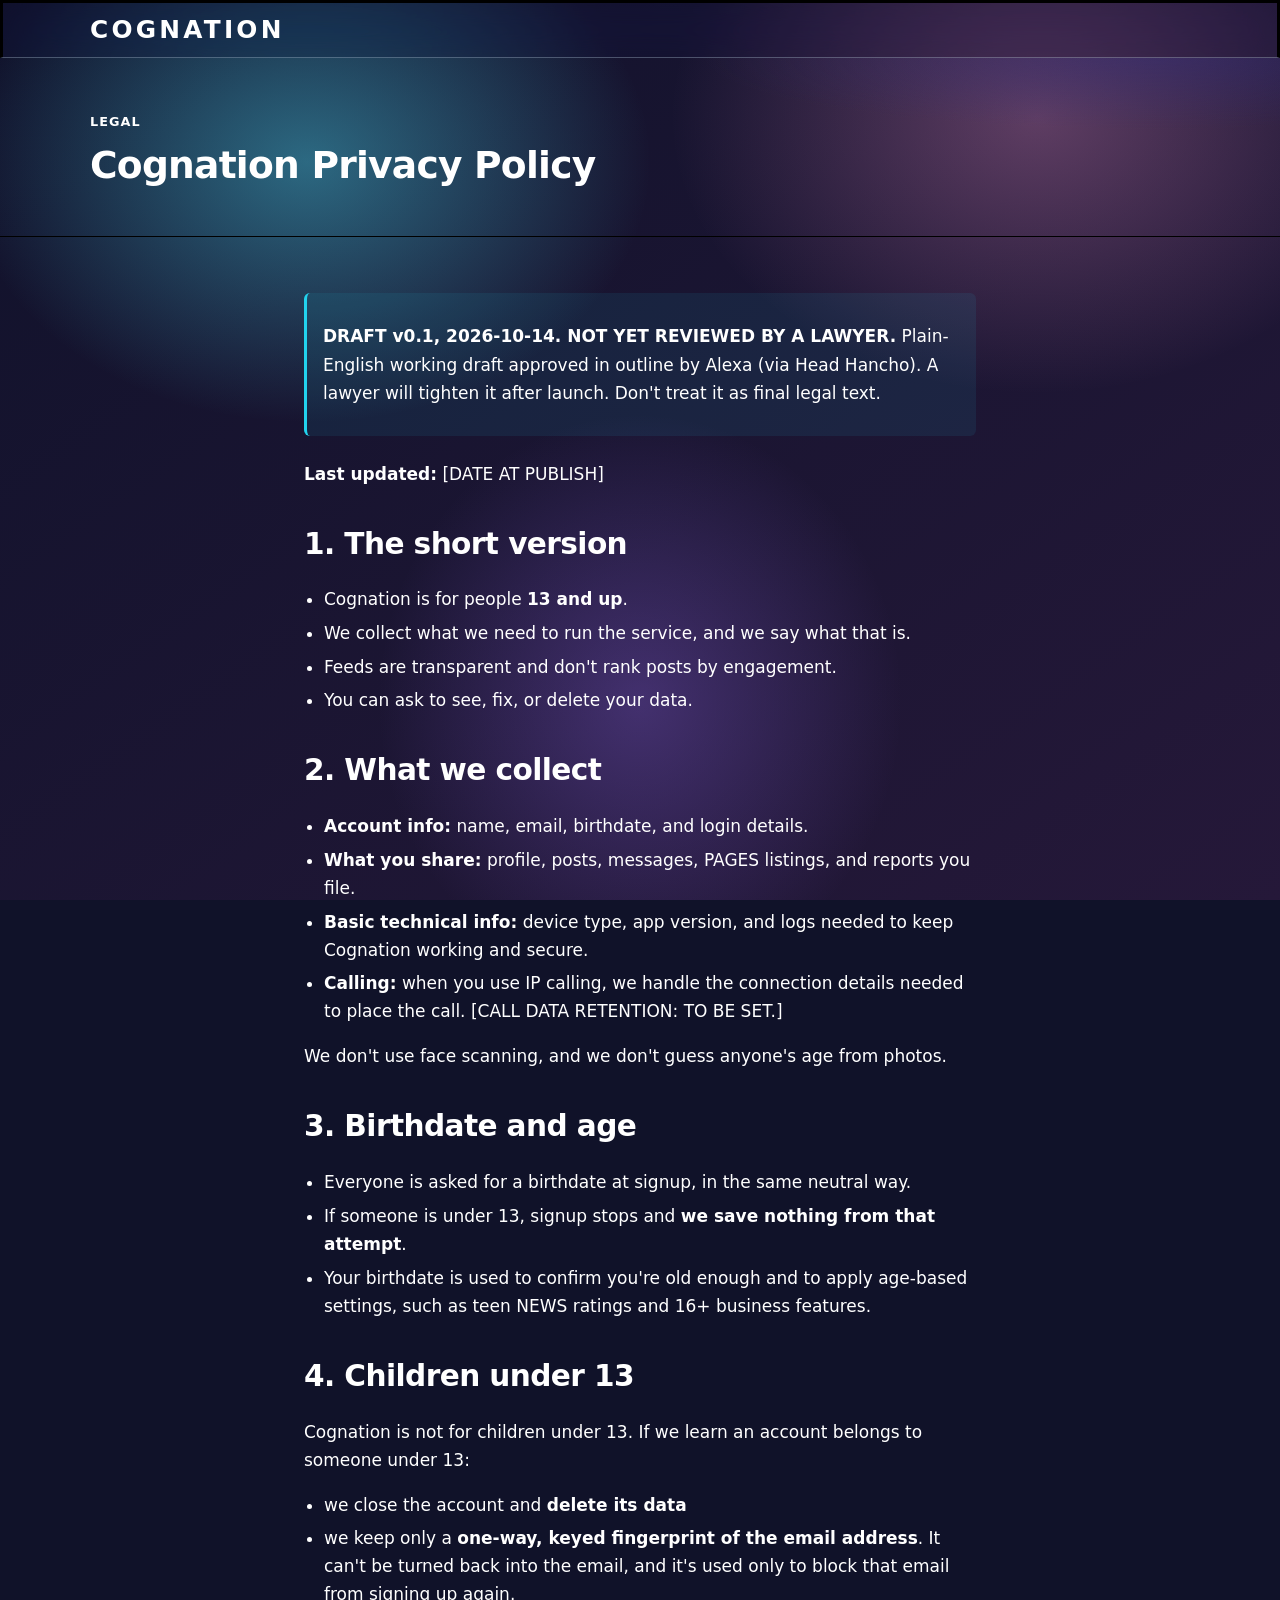
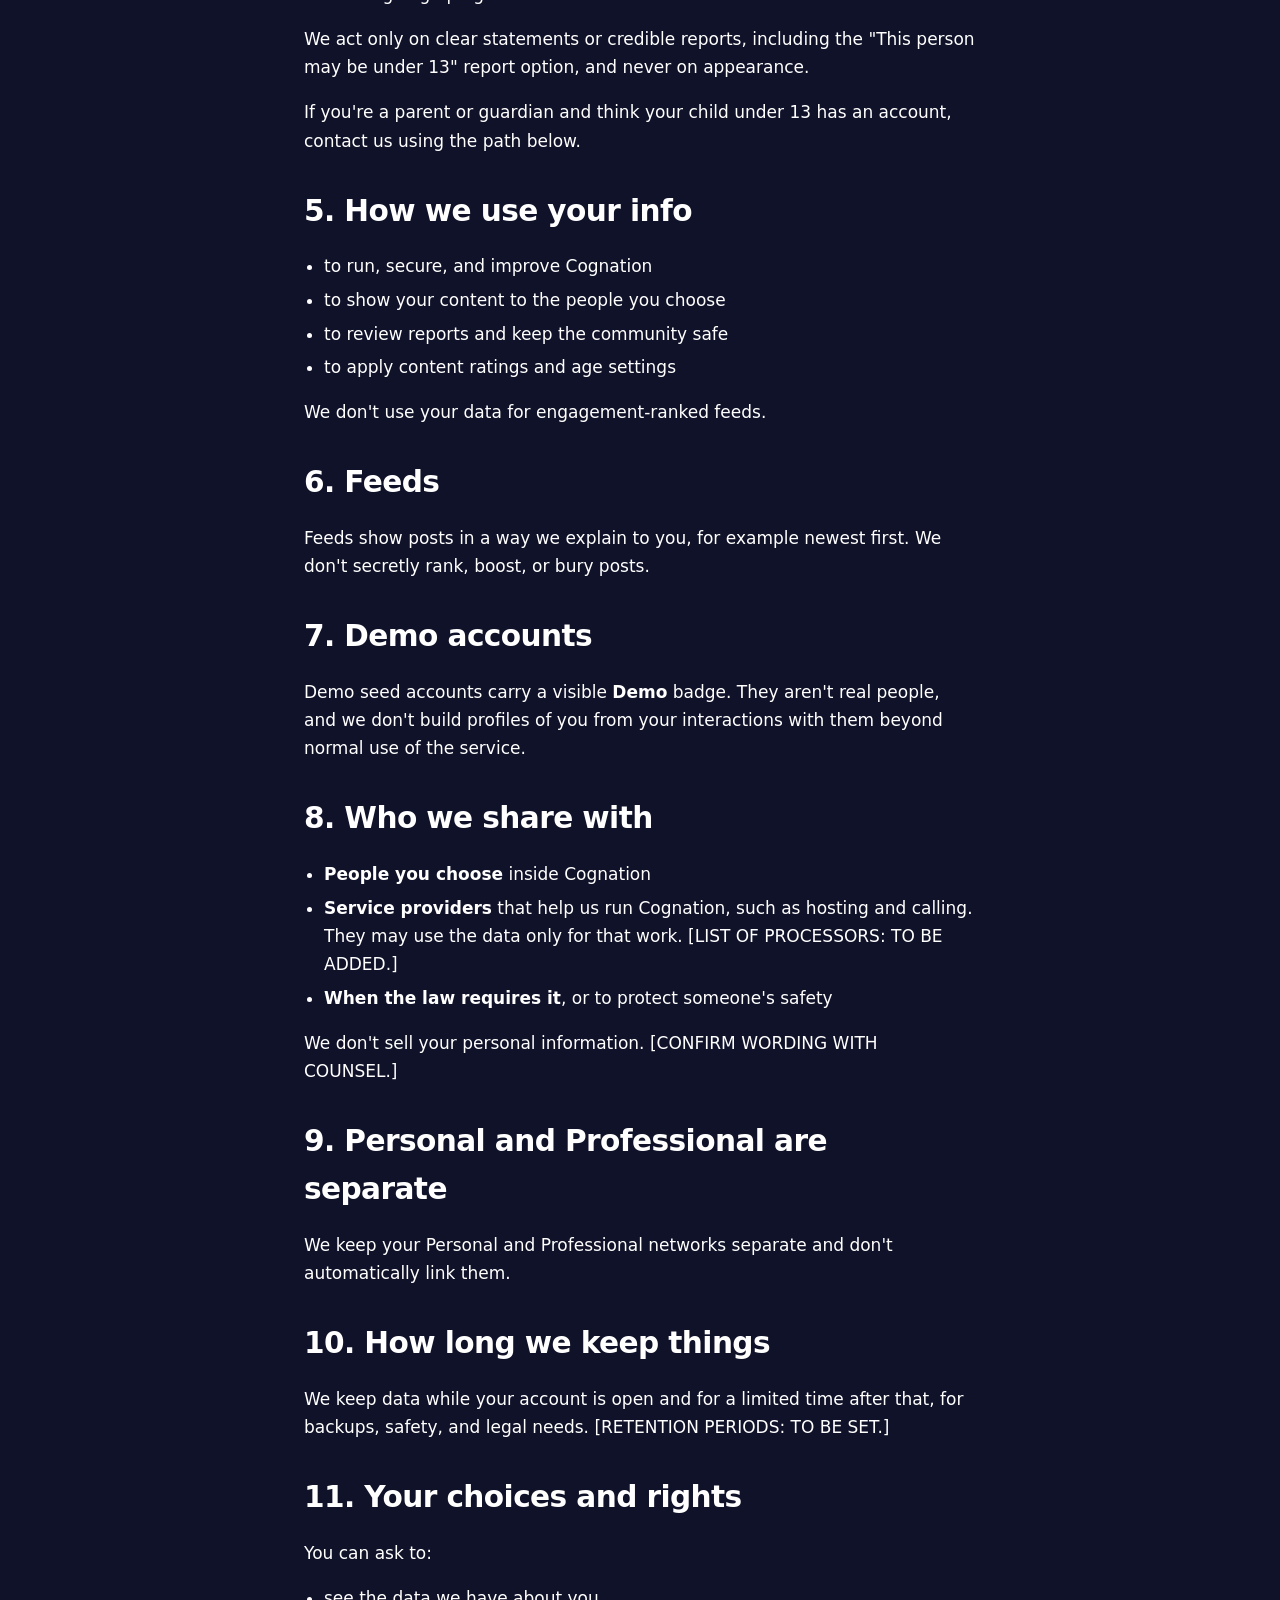
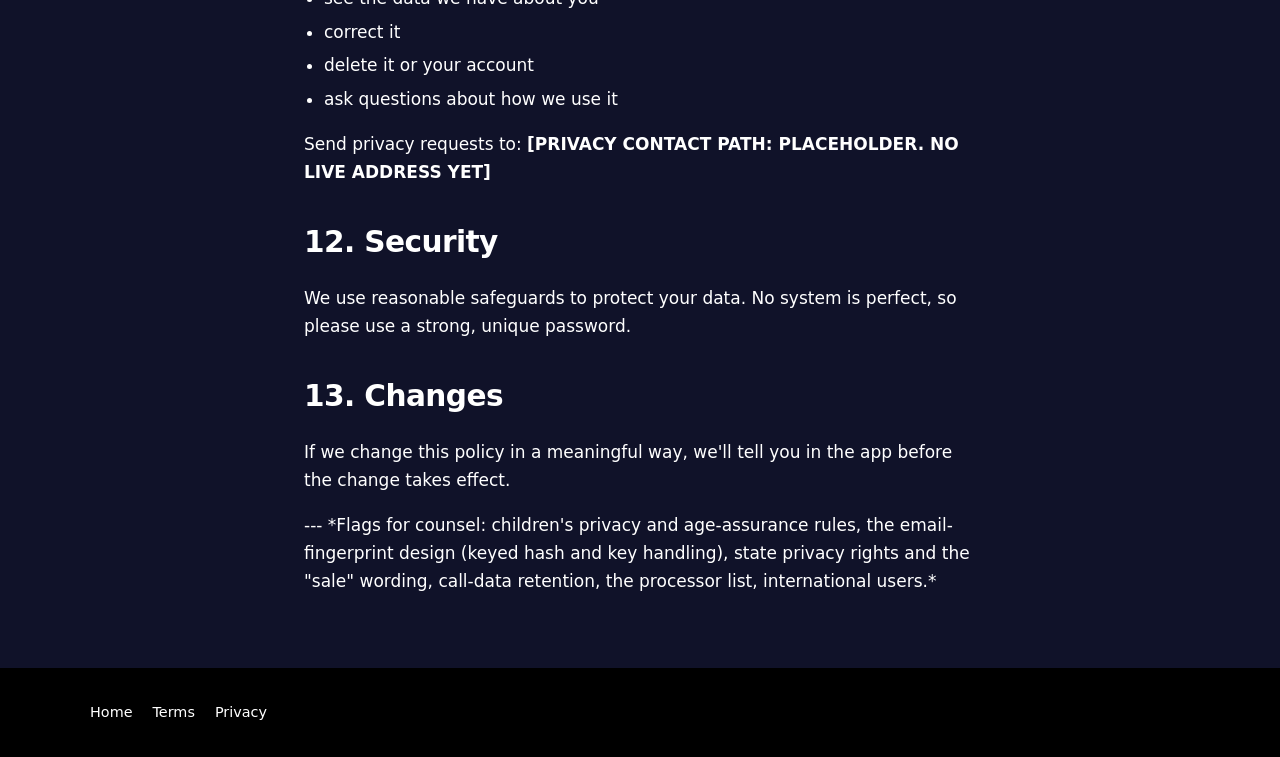
<file: privacy.html>
<!DOCTYPE html>
<html lang="en">
<head>
  <meta charset="utf-8">
  <meta name="viewport" content="width=device-width, initial-scale=1">
  <meta name="description" content="Cognation Privacy Policy">
  <title>Cognation Privacy Policy</title>
  <link rel="stylesheet" href="/css/styles.css">
</head>
<body>
  <a class="skip-link" href="#main">Skip to main content</a>
  <!-- Generated from docs/legal/privacy-policy-v0.1-draft.md by scripts/build-legal-pages.py. Do not hand-edit. -->

  <header class="site-header">
    <div class="container header-inner">
      <a class="logo" href="/"><span data-brand>COGNATION</span></a>
    </div>
  </header>

  <main id="main">
    <header class="page-banner">
      <div class="container">
        <p class="eyebrow">Legal</p>
        <h1>Cognation Privacy Policy</h1>
      </div>
    </header>

    <section class="section">
      <div class="container prose legal-prose">
        <blockquote class="legal-draft-note"><p><strong>DRAFT v0.1, 2026-10-14. NOT YET REVIEWED BY A LAWYER.</strong> Plain-English working draft approved in outline by Alexa (via Head Hancho). A lawyer will tighten it after launch. Don't treat it as final legal text.</p></blockquote>
        <p><strong>Last updated:</strong> [DATE AT PUBLISH]</p>
        <h2>1. The short version</h2>
        <ul>
        <li>Cognation is for people <strong>13 and up</strong>.</li>
        <li>We collect what we need to run the service, and we say what that is.</li>
        <li>Feeds are transparent and don't rank posts by engagement.</li>
        <li>You can ask to see, fix, or delete your data.</li>
        </ul>
        <h2>2. What we collect</h2>
        <ul>
        <li><strong>Account info:</strong> name, email, birthdate, and login details.</li>
        <li><strong>What you share:</strong> profile, posts, messages, PAGES listings, and reports you file.</li>
        <li><strong>Basic technical info:</strong> device type, app version, and logs needed to keep Cognation working and secure.</li>
        <li><strong>Calling:</strong> when you use IP calling, we handle the connection details needed to place the call. [CALL DATA RETENTION: TO BE SET.]</li>
        </ul>
        <p>We don't use face scanning, and we don't guess anyone's age from photos.</p>
        <h2>3. Birthdate and age</h2>
        <ul>
        <li>Everyone is asked for a birthdate at signup, in the same neutral way.</li>
        <li>If someone is under 13, signup stops and <strong>we save nothing from that attempt</strong>.</li>
        <li>Your birthdate is used to confirm you're old enough and to apply age-based settings, such as teen NEWS ratings and 16+ business features.</li>
        </ul>
        <h2>4. Children under 13</h2>
        <p>Cognation is not for children under 13. If we learn an account belongs to someone under 13:</p>
        <ul>
        <li>we close the account and <strong>delete its data</strong></li>
        <li>we keep only a <strong>one-way, keyed fingerprint of the email address</strong>. It can't be turned back into the email, and it's used only to block that email from signing up again.</li>
        </ul>
        <p>We act only on clear statements or credible reports, including the "This person may be under 13" report option, and never on appearance.</p>
        <p>If you're a parent or guardian and think your child under 13 has an account, contact us using the path below.</p>
        <h2>5. How we use your info</h2>
        <ul>
        <li>to run, secure, and improve Cognation</li>
        <li>to show your content to the people you choose</li>
        <li>to review reports and keep the community safe</li>
        <li>to apply content ratings and age settings</li>
        </ul>
        <p>We don't use your data for engagement-ranked feeds.</p>
        <h2>6. Feeds</h2>
        <p>Feeds show posts in a way we explain to you, for example newest first. We don't secretly rank, boost, or bury posts.</p>
        <h2>7. Demo accounts</h2>
        <p>Demo seed accounts carry a visible <strong>Demo</strong> badge. They aren't real people, and we don't build profiles of you from your interactions with them beyond normal use of the service.</p>
        <h2>8. Who we share with</h2>
        <ul>
        <li><strong>People you choose</strong> inside Cognation</li>
        <li><strong>Service providers</strong> that help us run Cognation, such as hosting and calling. They may use the data only for that work. [LIST OF PROCESSORS: TO BE ADDED.]</li>
        <li><strong>When the law requires it</strong>, or to protect someone's safety</li>
        </ul>
        <p>We don't sell your personal information. [CONFIRM WORDING WITH COUNSEL.]</p>
        <h2>9. Personal and Professional are separate</h2>
        <p>We keep your Personal and Professional networks separate and don't automatically link them.</p>
        <h2>10. How long we keep things</h2>
        <p>We keep data while your account is open and for a limited time after that, for backups, safety, and legal needs. [RETENTION PERIODS: TO BE SET.]</p>
        <h2>11. Your choices and rights</h2>
        <p>You can ask to:</p>
        <ul>
        <li>see the data we have about you</li>
        <li>correct it</li>
        <li>delete it or your account</li>
        <li>ask questions about how we use it</li>
        </ul>
        <p>Send privacy requests to: <strong>[PRIVACY CONTACT PATH: PLACEHOLDER. NO LIVE ADDRESS YET]</strong></p>
        <h2>12. Security</h2>
        <p>We use reasonable safeguards to protect your data. No system is perfect, so please use a strong, unique password.</p>
        <h2>13. Changes</h2>
        <p>If we change this policy in a meaningful way, we'll tell you in the app before the change takes effect.</p>
        <p>--- *Flags for counsel: children's privacy and age-assurance rules, the email-fingerprint design (keyed hash and key handling), state privacy rights and the "sale" wording, call-data retention, the processor list, international users.*</p>
      </div>
    </section>
  </main>

  <footer class="site-footer">
    <div class="container footer-inner">
      <nav class="footer-nav" aria-label="Footer">
        <a href="/">Home</a>
        <a href="/terms">Terms</a>
        <a href="/privacy">Privacy</a>
      </nav>
    </div>
  </footer>
</body>
</html>
</file>
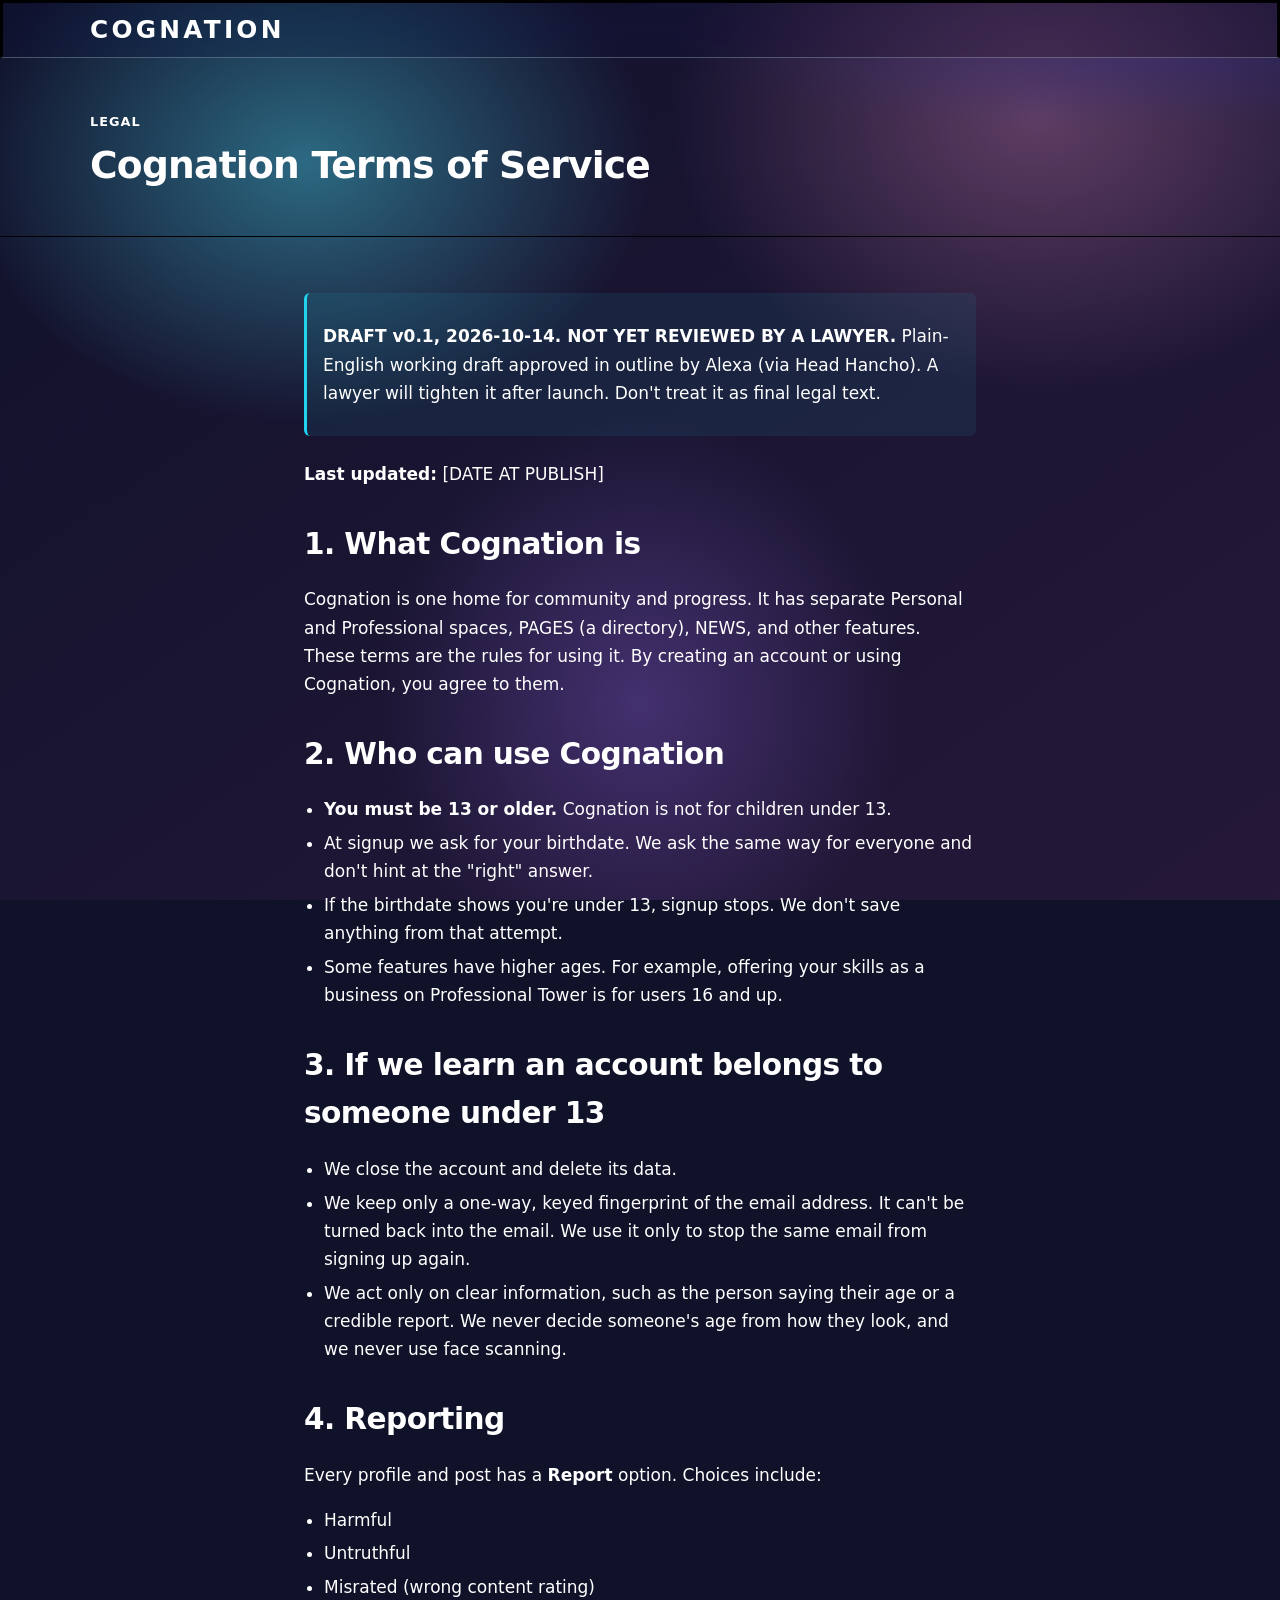
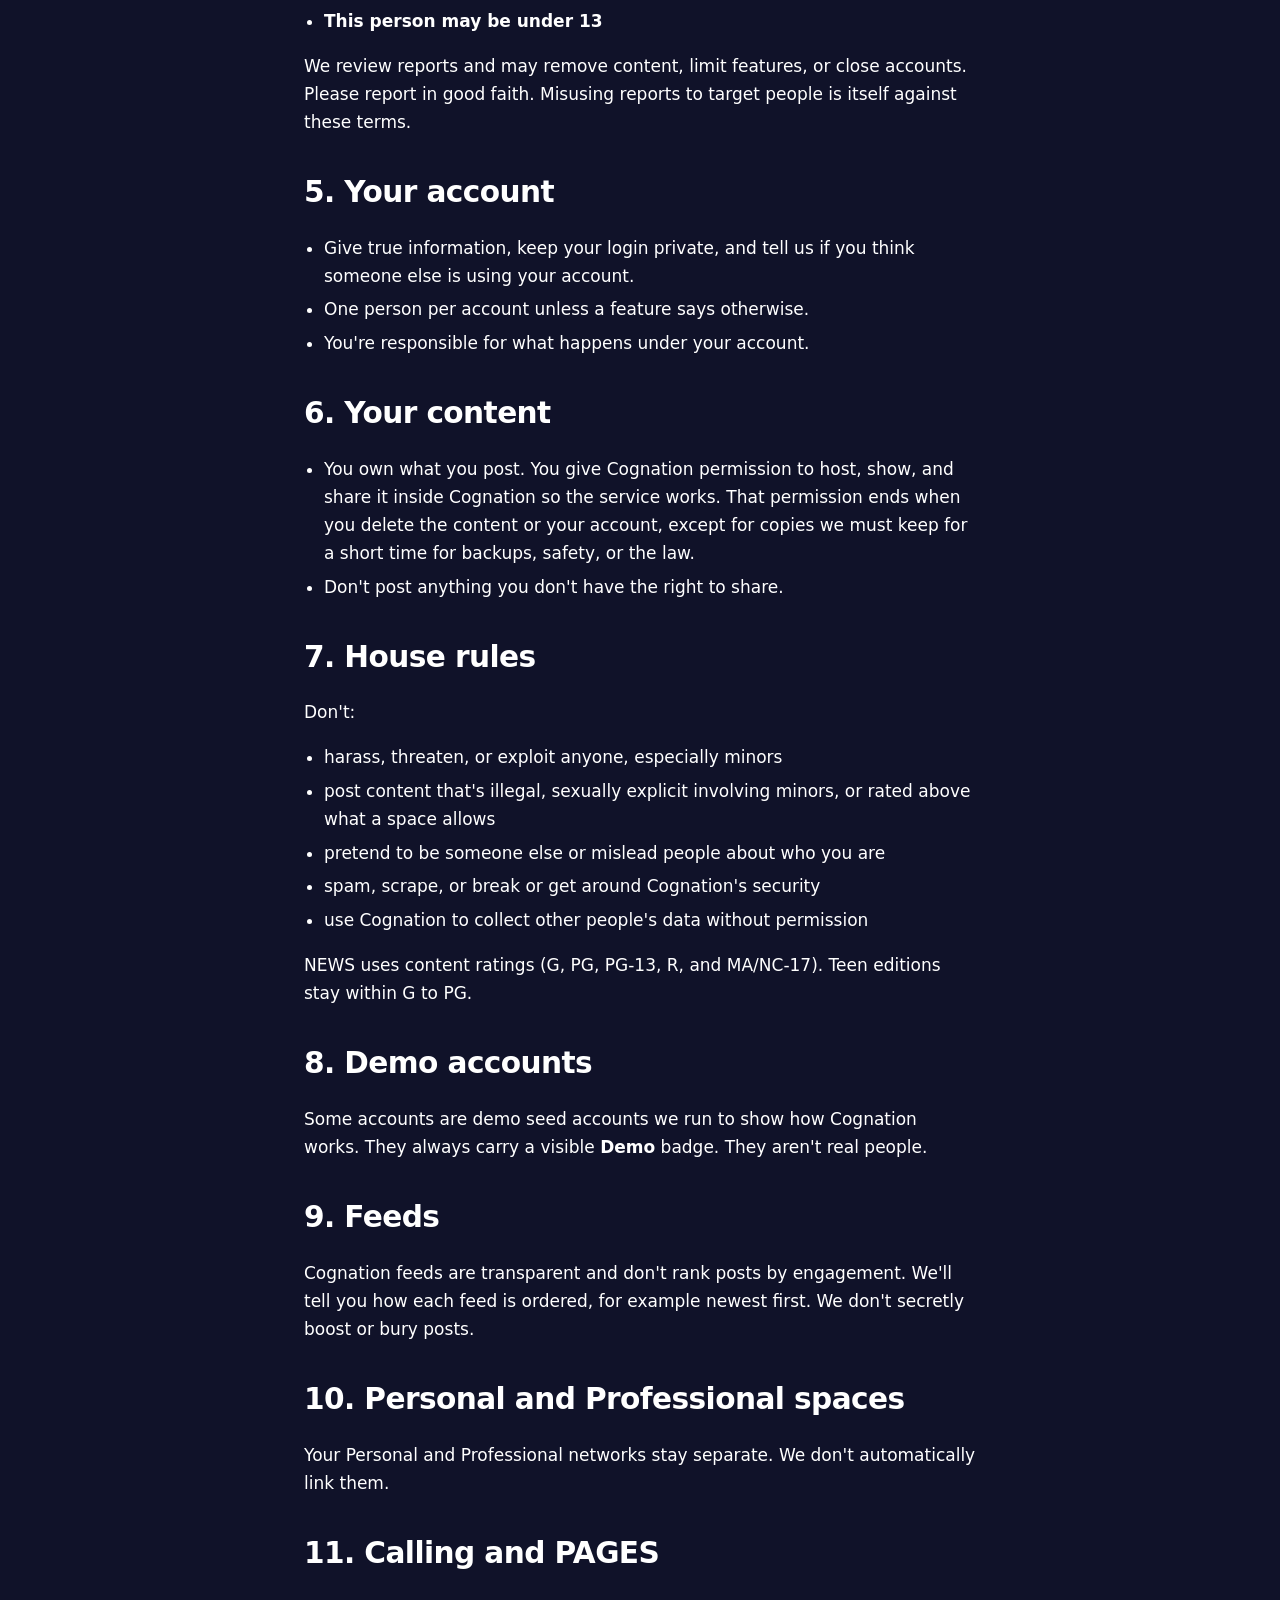
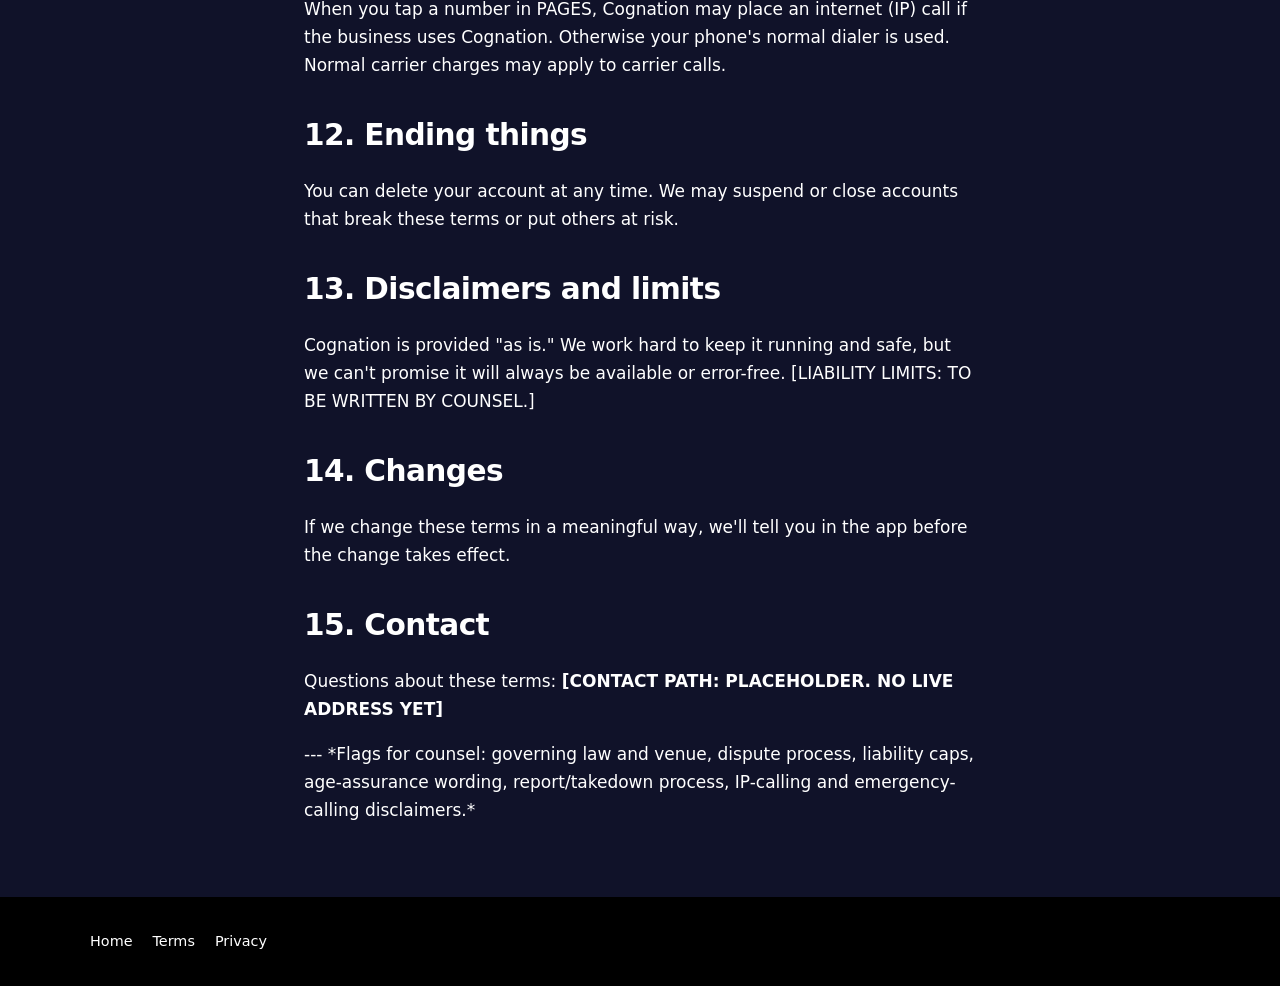
<file: terms.html>
<!DOCTYPE html>
<html lang="en">
<head>
  <meta charset="utf-8">
  <meta name="viewport" content="width=device-width, initial-scale=1">
  <meta name="description" content="Cognation Terms of Service">
  <title>Cognation Terms of Service</title>
  <link rel="stylesheet" href="/css/styles.css">
</head>
<body>
  <a class="skip-link" href="#main">Skip to main content</a>
  <!-- Generated from docs/legal/terms-of-service-v0.1-draft.md by scripts/build-legal-pages.py. Do not hand-edit. -->

  <header class="site-header">
    <div class="container header-inner">
      <a class="logo" href="/"><span data-brand>COGNATION</span></a>
    </div>
  </header>

  <main id="main">
    <header class="page-banner">
      <div class="container">
        <p class="eyebrow">Legal</p>
        <h1>Cognation Terms of Service</h1>
      </div>
    </header>

    <section class="section">
      <div class="container prose legal-prose">
        <blockquote class="legal-draft-note"><p><strong>DRAFT v0.1, 2026-10-14. NOT YET REVIEWED BY A LAWYER.</strong> Plain-English working draft approved in outline by Alexa (via Head Hancho). A lawyer will tighten it after launch. Don't treat it as final legal text.</p></blockquote>
        <p><strong>Last updated:</strong> [DATE AT PUBLISH]</p>
        <h2>1. What Cognation is</h2>
        <p>Cognation is one home for community and progress. It has separate Personal and Professional spaces, PAGES (a directory), NEWS, and other features. These terms are the rules for using it. By creating an account or using Cognation, you agree to them.</p>
        <h2>2. Who can use Cognation</h2>
        <ul>
        <li><strong>You must be 13 or older.</strong> Cognation is not for children under 13.</li>
        <li>At signup we ask for your birthdate. We ask the same way for everyone and don't hint at the "right" answer.</li>
        <li>If the birthdate shows you're under 13, signup stops. We don't save anything from that attempt.</li>
        <li>Some features have higher ages. For example, offering your skills as a business on Professional Tower is for users 16 and up.</li>
        </ul>
        <h2>3. If we learn an account belongs to someone under 13</h2>
        <ul>
        <li>We close the account and delete its data.</li>
        <li>We keep only a one-way, keyed fingerprint of the email address. It can't be turned back into the email. We use it only to stop the same email from signing up again.</li>
        <li>We act only on clear information, such as the person saying their age or a credible report. We never decide someone's age from how they look, and we never use face scanning.</li>
        </ul>
        <h2>4. Reporting</h2>
        <p>Every profile and post has a <strong>Report</strong> option. Choices include:</p>
        <ul>
        <li>Harmful</li>
        <li>Untruthful</li>
        <li>Misrated (wrong content rating)</li>
        <li><strong>This person may be under 13</strong></li>
        </ul>
        <p>We review reports and may remove content, limit features, or close accounts. Please report in good faith. Misusing reports to target people is itself against these terms.</p>
        <h2>5. Your account</h2>
        <ul>
        <li>Give true information, keep your login private, and tell us if you think someone else is using your account.</li>
        <li>One person per account unless a feature says otherwise.</li>
        <li>You're responsible for what happens under your account.</li>
        </ul>
        <h2>6. Your content</h2>
        <ul>
        <li>You own what you post. You give Cognation permission to host, show, and share it inside Cognation so the service works. That permission ends when you delete the content or your account, except for copies we must keep for a short time for backups, safety, or the law.</li>
        <li>Don't post anything you don't have the right to share.</li>
        </ul>
        <h2>7. House rules</h2>
        <p>Don't:</p>
        <ul>
        <li>harass, threaten, or exploit anyone, especially minors</li>
        <li>post content that's illegal, sexually explicit involving minors, or rated above what a space allows</li>
        <li>pretend to be someone else or mislead people about who you are</li>
        <li>spam, scrape, or break or get around Cognation's security</li>
        <li>use Cognation to collect other people's data without permission</li>
        </ul>
        <p>NEWS uses content ratings (G, PG, PG-13, R, and MA/NC-17). Teen editions stay within G to PG.</p>
        <h2>8. Demo accounts</h2>
        <p>Some accounts are demo seed accounts we run to show how Cognation works. They always carry a visible <strong>Demo</strong> badge. They aren't real people.</p>
        <h2>9. Feeds</h2>
        <p>Cognation feeds are transparent and don't rank posts by engagement. We'll tell you how each feed is ordered, for example newest first. We don't secretly boost or bury posts.</p>
        <h2>10. Personal and Professional spaces</h2>
        <p>Your Personal and Professional networks stay separate. We don't automatically link them.</p>
        <h2>11. Calling and PAGES</h2>
        <p>When you tap a number in PAGES, Cognation may place an internet (IP) call if the business uses Cognation. Otherwise your phone's normal dialer is used. Normal carrier charges may apply to carrier calls.</p>
        <h2>12. Ending things</h2>
        <p>You can delete your account at any time. We may suspend or close accounts that break these terms or put others at risk.</p>
        <h2>13. Disclaimers and limits</h2>
        <p>Cognation is provided "as is." We work hard to keep it running and safe, but we can't promise it will always be available or error-free. [LIABILITY LIMITS: TO BE WRITTEN BY COUNSEL.]</p>
        <h2>14. Changes</h2>
        <p>If we change these terms in a meaningful way, we'll tell you in the app before the change takes effect.</p>
        <h2>15. Contact</h2>
        <p>Questions about these terms: <strong>[CONTACT PATH: PLACEHOLDER. NO LIVE ADDRESS YET]</strong></p>
        <p>--- *Flags for counsel: governing law and venue, dispute process, liability caps, age-assurance wording, report/takedown process, IP-calling and emergency-calling disclaimers.*</p>
      </div>
    </section>
  </main>

  <footer class="site-footer">
    <div class="container footer-inner">
      <nav class="footer-nav" aria-label="Footer">
        <a href="/">Home</a>
        <a href="/terms">Terms</a>
        <a href="/privacy">Privacy</a>
      </nav>
    </div>
  </footer>
</body>
</html>
</file>
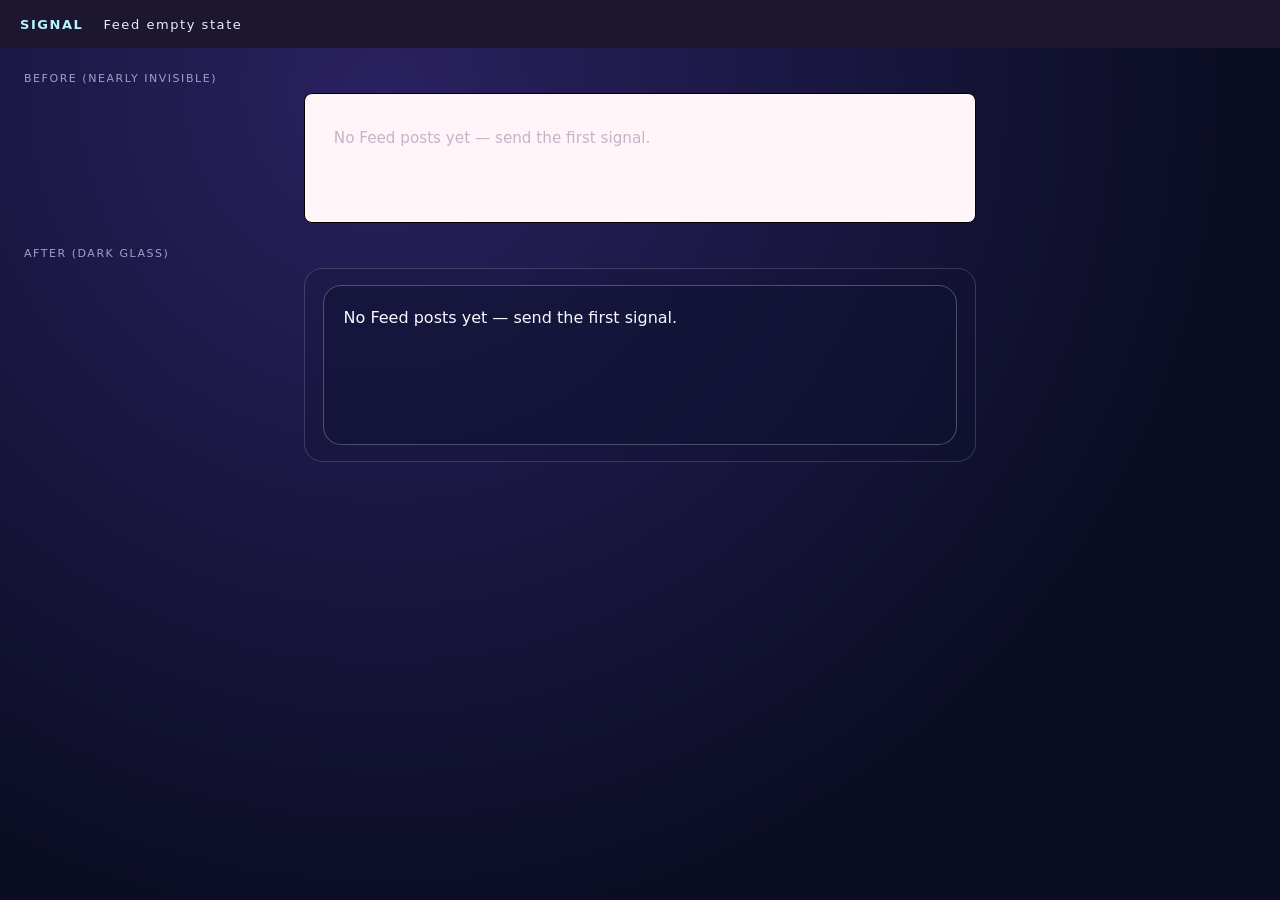
<file: screenshots/signal-feed-empty-harness.html>
<!doctype html>
<html><head><meta charset="utf-8"><meta name="viewport" content="width=device-width,initial-scale=1">
<style>
*{box-sizing:border-box}
body{margin:0;min-height:100vh;font-family:system-ui,sans-serif;
  background:radial-gradient(circle at 30% 10%,#2a2160,#0b0d24 70%);color:#e8eeff;padding:24px}
.bar{height:48px;background:#1c1630;display:flex;align-items:center;gap:20px;padding:0 20px;margin:-24px -24px 24px;font-size:13px;letter-spacing:.12em}
.bar b{color:#b7f6ff}
/* Before (pale) for reference strip */
.before{max-width:42rem;margin:0 auto 24px;padding:1rem 1.1rem;background:#fff5f9;color:#4a2c3a;border:1px solid #000;border-radius:8px}
.before .commune-empty{margin:0;color:#c4b4c8;font-size:.95rem;padding:1.2rem .7rem;min-height:6rem}
/* After */
.signal-feed-host{max-width:42rem;margin:0 auto;padding:1rem 1.1rem;background:rgba(16,19,48,.25);border:1px solid rgba(209,241,255,.18);border-radius:1.15rem}
.tower-feed[data-tower-feed] .commune-empty{
  display:block;width:100%;min-height:10rem;margin:0;padding:20px;box-sizing:border-box;
  background:rgba(16,19,48,.42);border:1px solid rgba(209,241,255,.28);border-radius:1.15rem;
  color:var(--cgn-text,#f7f9ff);font-size:1rem;line-height:1.45
}
.lbl{font-size:11px;letter-spacing:.14em;text-transform:uppercase;color:#9aa3c7;margin:0 0 8px}
</style></head><body>
<div class="bar"><b>SIGNAL</b><span>Feed empty state</span></div>
<p class="lbl">Before (nearly invisible)</p>
<div class="before"><p class="commune-empty">No Feed posts yet — send the first signal.</p></div>
<p class="lbl">After (dark glass)</p>
<div class="signal-feed-host" id="panel-signal">
  <div class="tower-feed" data-tower-feed role="feed">
    <p class="commune-empty">No Feed posts yet — send the first signal.</p>
  </div>
</div>
</body></html>
</file>
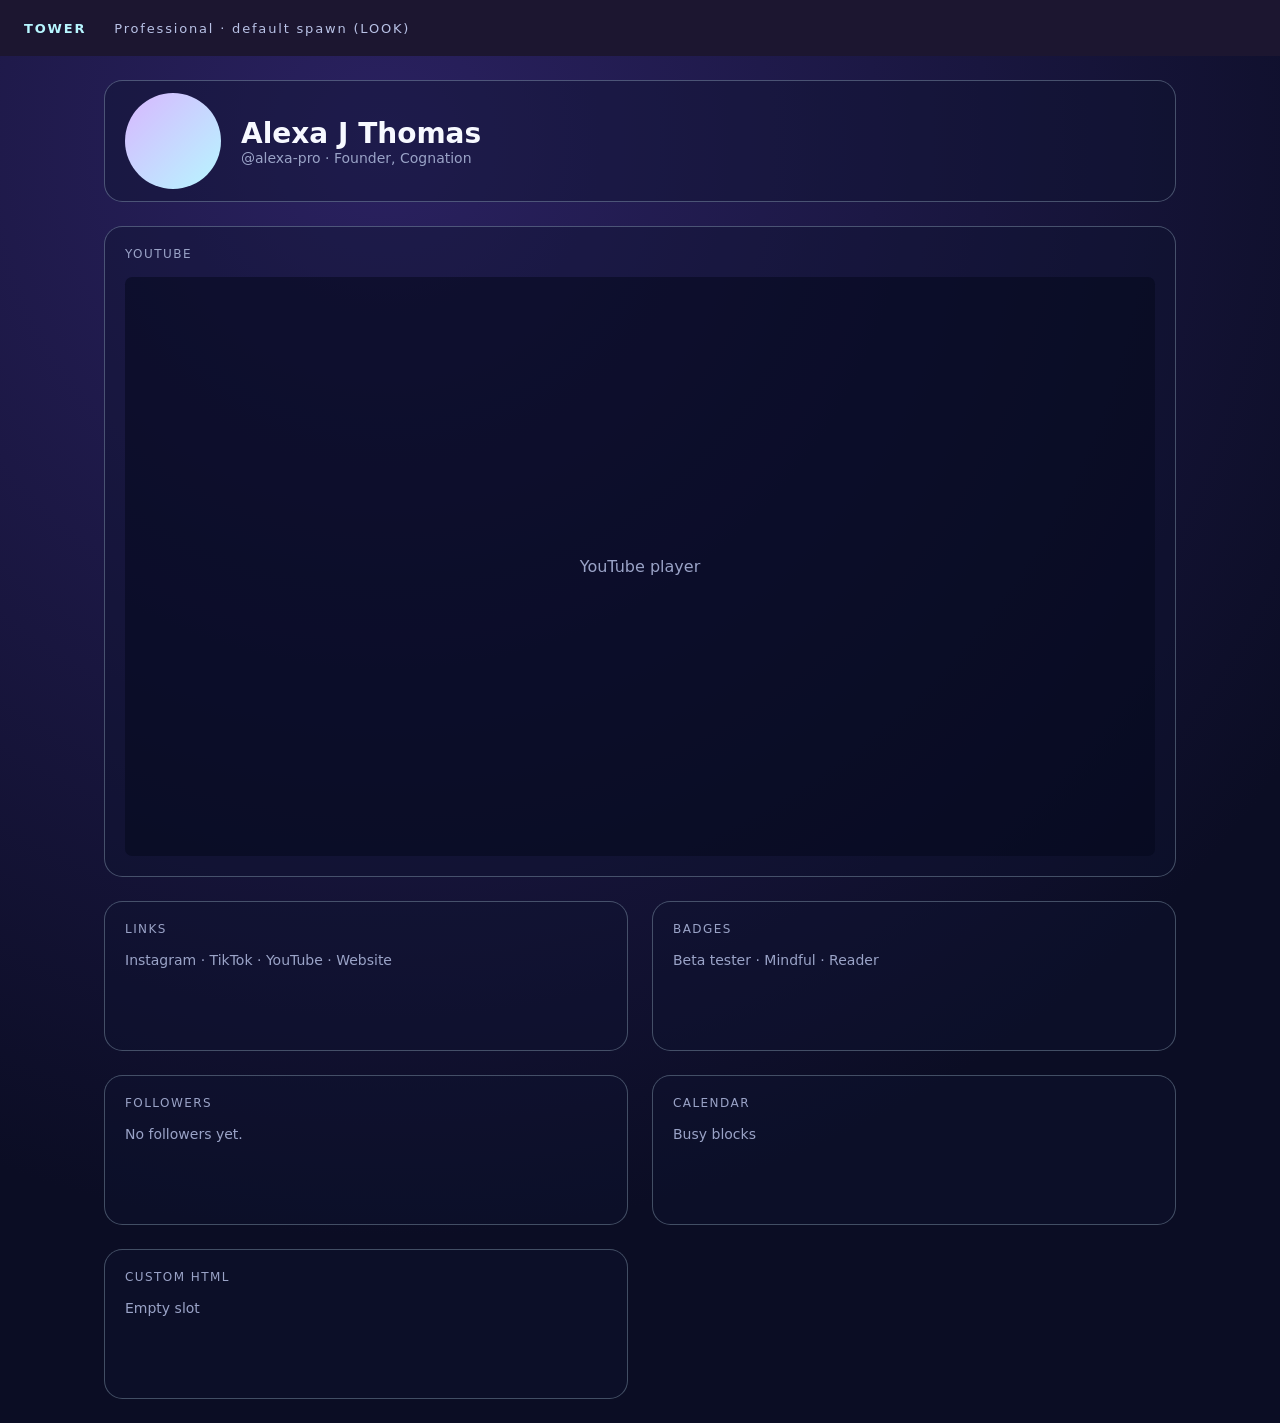
<file: screenshots/tower-pro-default-harness.html>
<!doctype html>
<html><head><meta charset="utf-8"><meta name="viewport" content="width=device-width,initial-scale=1">
<style>
*{box-sizing:border-box}
body{margin:0;background:radial-gradient(circle at 30% 10%,#2a2160,#0b0d24 70%);color:#e8eeff;font-family:system-ui,sans-serif;min-height:100vh}
.bar{height:56px;background:#1c1630;display:flex;align-items:center;gap:28px;padding:0 24px;font-size:13px;letter-spacing:.14em;color:#b9c2e6}
.bar b{color:#b7f6ff}
.tower-widget-title{font-size:12px;text-transform:uppercase;letter-spacing:.12em;color:#9aa3c7;margin:0 0 16px}
.mut{color:#9aa3c7;font-size:14px}
.tower-layout--scrapbook.is-sticker-stage{position:relative;width:100%}
.tower-sticker{position:relative}
/* Default spawn spots (tower-default-layout LOOK lock): CSS grid when nothing
   is owner-dragged. Absolute free x/y only after a user drag. Gap 24px. */
.tower-layout--scrapbook.is-sticker-stage .tower-sticker.is-spawned {
  max-width: var(--spawn-max-w, min(22rem, 92%));
}

/* Pure autospawn: CSS grid, no absolute, no overlap. */
.tower-layout--scrapbook.is-sticker-stage.is-default-grid {
  display: grid;
  grid-template-columns: 1fr 1fr;
  gap: 24px;
  max-width: 1120px;
  margin-inline: auto;
  padding: 24px;
  min-height: 0;
  width: 100%;
  box-sizing: border-box;
}
.tower-layout--scrapbook.is-sticker-stage.is-default-grid > .tower-sticker.is-spawned {
  position: relative !important;
  left: auto !important;
  top: auto !important;
  right: auto !important;
  bottom: auto !important;
  transform: none !important;
  width: auto;
  max-width: none;
  margin: 0;
  z-index: 1;
  background: rgba(16, 19, 48, 0.42);
  border: 1px solid rgba(209, 241, 255, 0.28);
  border-radius: 1.15rem;
  padding: 20px;
  min-height: 150px;
  box-shadow: none;
  box-sizing: border-box;
}
.tower-layout--scrapbook.is-sticker-stage.is-default-grid > .tower-sticker.is-spawned.is-spawn-full {
  grid-column: 1 / -1;
}
.tower-layout--scrapbook.is-sticker-stage.is-default-grid > .tower-sticker.is-spawned.is-spawn-half {
  grid-column: auto;
}
/* Profile stack (avatar / identity / slogan): no min-height, tight card look */
.tower-layout--scrapbook.is-sticker-stage.is-default-grid > .tower-sticker--avatar.is-spawned,
.tower-layout--scrapbook.is-sticker-stage.is-default-grid > .tower-sticker--identity.is-spawned,
.tower-layout--scrapbook.is-sticker-stage.is-default-grid > .tower-sticker--slogan.is-spawned {
  min-height: 0;
  padding: 12px 20px;
}
.tower-layout--scrapbook.is-sticker-stage.is-default-grid > .tower-sticker--followers.is-spawned {
  background: rgba(16, 19, 48, 0.42);
  border: 1px solid rgba(209, 241, 255, 0.28);
  border-radius: 1.15rem;
  padding: 20px;
  min-height: 150px;
}
/* Going live is an owner action, not a grid widget in the public default. */
.tower-layout--scrapbook.is-sticker-stage.is-default-grid > .tower-sticker--going-live {
  display: none !important;
}
/* Friend pins in grid mode: flow as a row under Top Friends (no absolute). */
.tower-layout--scrapbook.is-sticker-stage.is-default-grid > .tower-friend-pin.is-spawned,
.tower-layout--scrapbook.is-sticker-stage.is-default-grid > .tower-friend-pin.is-grid-friend-pin {
  position: relative !important;
  left: auto !important;
  top: auto !important;
  transform: none !important;
  grid-column: 1 / -1;
  display: inline-flex;
  width: auto;
}
.tower-layout--scrapbook.is-sticker-stage.is-default-grid > .tower-friend-pin:not(.is-spawned):not(.is-grid-friend-pin) {
  /* Owner-moved pins keep absolute if somehow present; hide defaults without mark */
}

/* Phone / app <768: 1 column, padding 16px sides, 24px top/bottom. */
.tower-layout--scrapbook.is-sticker-stage.is-default-grid.is-phone-stack,
.tower-layout--scrapbook.is-sticker-stage.is-phone-stack.is-default-grid {
  grid-template-columns: 1fr;
  padding: 24px 16px;
  max-width: none;
}
.tower-layout--scrapbook.is-sticker-stage.is-phone-stack .tower-sticker {
  transform: none !important;
  cursor: default;
}
@media (max-width: 767px) {
  .tower-layout--scrapbook.is-sticker-stage.is-default-grid {
    grid-template-columns: 1fr;
    padding: 24px 16px;
  }
}
@media (min-width: 768px) and (max-width: 1023px) {
  .tower-layout--scrapbook.is-sticker-stage.is-default-grid {
    grid-template-columns: 1fr 1fr;
    padding: 24px;
  }
}
@media (min-width: 1024px) {
  .tower-layout--scrapbook.is-sticker-stage.is-default-grid {
    max-width: 1120px;
    padding: 24px;
    grid-template-columns: 1fr 1fr;
  }
}


</style></head><body>
<div class="bar"><b>TOWER</b><span>Professional · default spawn (LOOK)</span></div>
<div class="tower-layout--scrapbook is-sticker-stage is-default-grid" id="stage">
  <div class="tower-sticker tower-sticker--avatar is-spawned is-spawn-full" style="display:flex;gap:20px;align-items:center">
    <div style="width:96px;height:96px;border-radius:50%;background:linear-gradient(135deg,#d8b7ff,#b7f6ff);flex-shrink:0"></div>
    <div><h1 style="margin:0;font-size:28px;color:#f7f9ff">Alexa J Thomas</h1><div class="mut">@alexa-pro · Founder, Cognation</div></div>
  </div>
  <div class="tower-sticker tower-sticker--youtube is-spawned is-spawn-full">
    <p class="tower-widget-title">YouTube</p>
    <div style="aspect-ratio:16/9;background:rgba(5,8,28,.55);border-radius:.45rem;display:grid;place-items:center;color:#9aa3c7">YouTube player</div>
  </div>
  <div class="tower-sticker tower-sticker--social is-spawned is-spawn-half"><p class="tower-widget-title">Links</p><div class="mut">Instagram · TikTok · YouTube · Website</div></div>
  <div class="tower-sticker tower-sticker--badges is-spawned is-spawn-half"><p class="tower-widget-title">Badges</p><div class="mut">Beta tester · Mindful · Reader</div></div>
  <div class="tower-sticker tower-sticker--followers is-spawned is-spawn-half"><p class="tower-widget-title">Followers</p><div class="mut">No followers yet.</div></div>
  <div class="tower-sticker tower-sticker--calendar is-spawned is-spawn-half"><p class="tower-widget-title">Calendar</p><div class="mut">Busy blocks</div></div>
  <div class="tower-sticker tower-sticker--html is-spawned is-spawn-half"><p class="tower-widget-title">Custom HTML</p><div class="mut">Empty slot</div></div>
</div>
<script>
if(new URLSearchParams(location.search).get('phone')==='1')
  document.getElementById('stage').classList.add('is-phone-stack');
</script>
</body></html>
</file>
